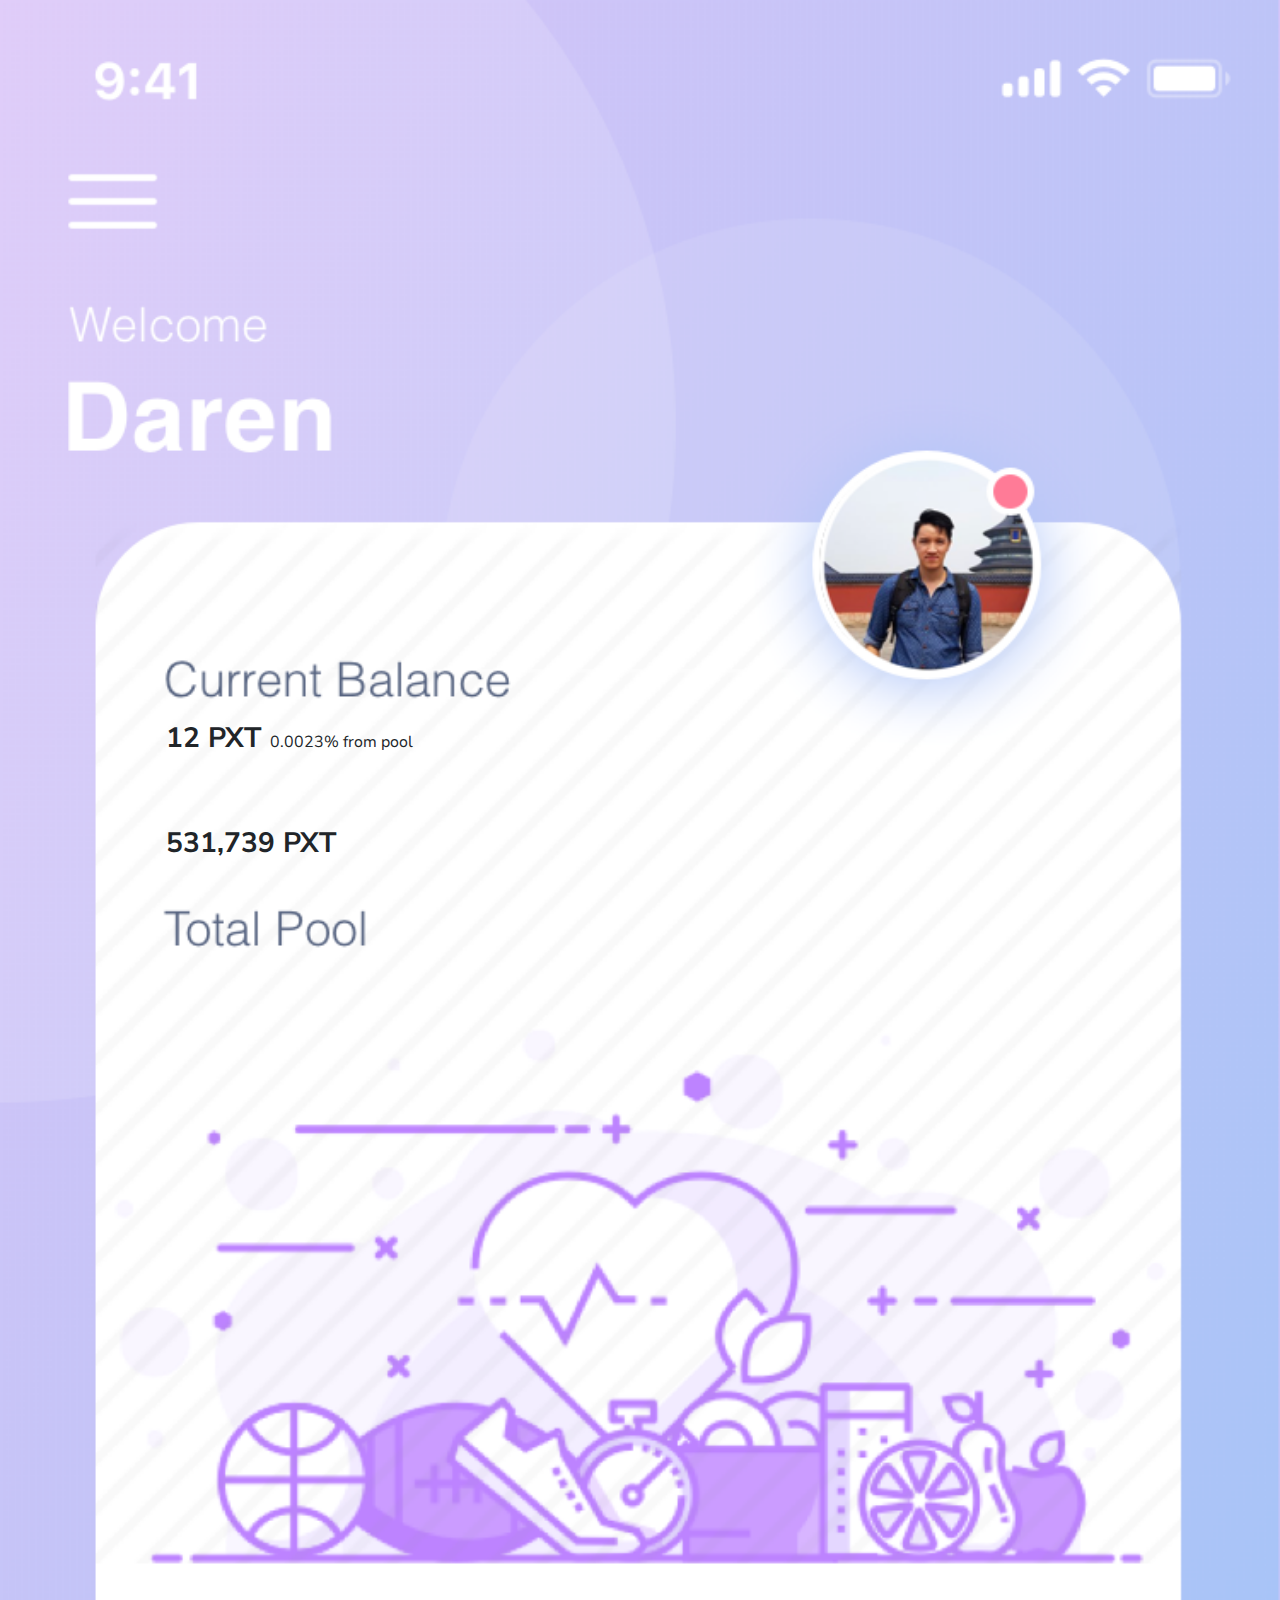
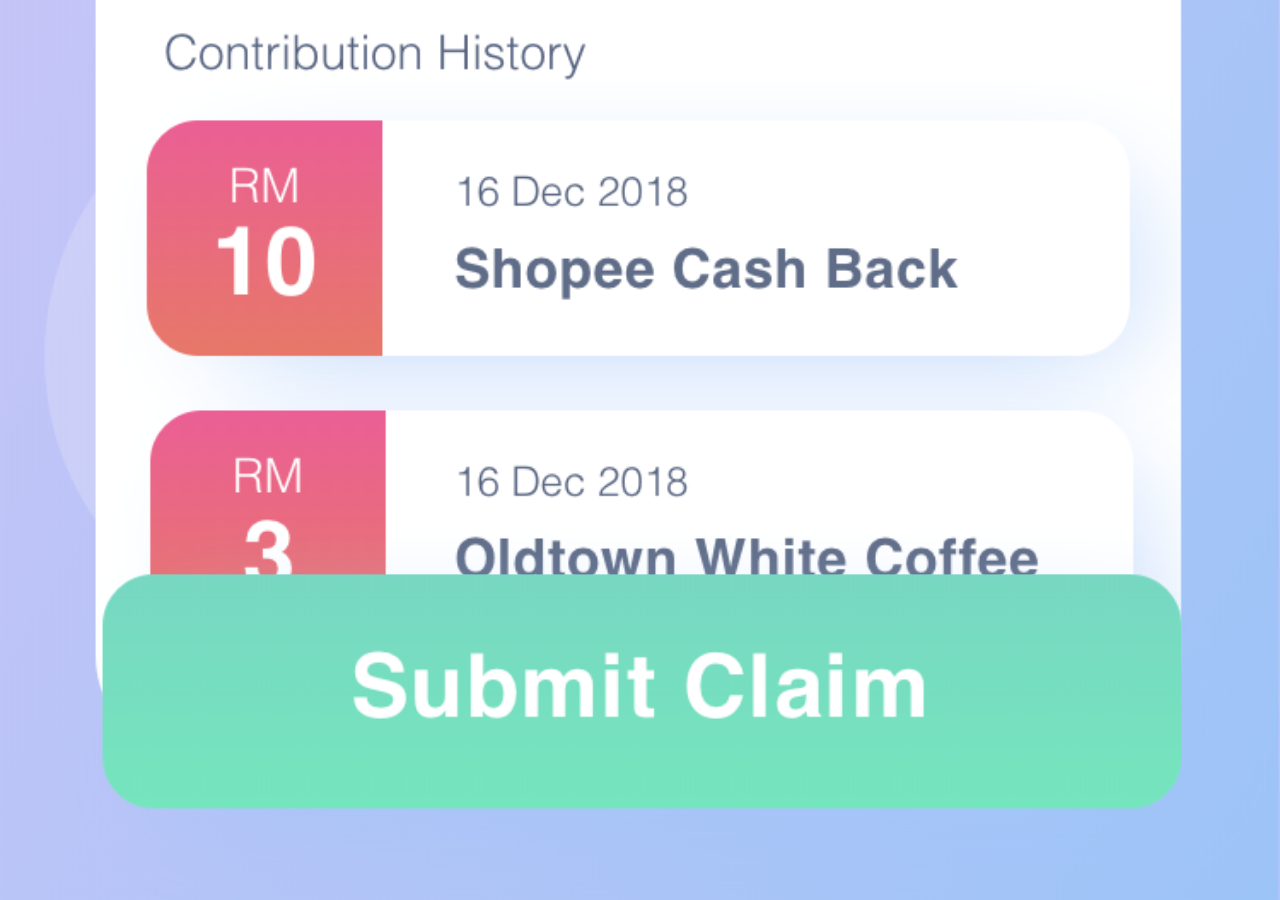
<file: mobile.html>
<!doctype html>
<html class="no-js" lang="">

<head>
  <meta charset="utf-8">
  <meta http-equiv="x-ua-compatible" content="ie=edge">
  <title></title>
  <meta name="description" content="">
  <meta name="viewport" content="width=device-width, initial-scale=1, shrink-to-fit=no">

  <link rel="manifest" href="site.webmanifest">
  <link rel="apple-touch-icon" href="icon.png">
  <!-- Place favicon.ico in the root directory -->
  <link rel="stylesheet" href="https://maxcdn.bootstrapcdn.com/bootstrap/4.0.0/css/bootstrap.min.css" integrity="sha384-Gn5384xqQ1aoWXA+058RXPxPg6fy4IWvTNh0E263XmFcJlSAwiGgFAW/dAiS6JXm" crossorigin="anonymous">
  <script src="https://maxcdn.bootstrapcdn.com/bootstrap/4.0.0/js/bootstrap.min.js" integrity="sha384-JZR6Spejh4U02d8jOt6vLEHfe/JQGiRRSQQxSfFWpi1MquVdAyjUar5+76PVCmYl" crossorigin="anonymous"></script>
  <link rel="stylesheet" href="css/normalize.css">
  <link rel="stylesheet" href="css/main.css">
  <link href="https://fonts.googleapis.com/css?family=Nunito+Sans:400,800" rel="stylesheet">
</head>
<body id="image_bg" style="background-image: url('./img/dashboard.png');">
<div id="balance">
    <label id="current_balance">12 PXT</label><label id="pool_pct">0.0023% from pool</label>
    <br><label id="total_pool">531,739 PXT</label>
    <a id="submit_btn_link">
        <img id="submit_btn" src="./img/submit.png"/>
    </a>
</div>
  <script src="js/vendor/modernizr-3.6.0.min.js"></script>
  <script src="https://code.jquery.com/jquery-3.3.1.min.js" integrity="sha256-FgpCb/KJQlLNfOu91ta32o/NMZxltwRo8QtmkMRdAu8=" crossorigin="anonymous"></script>
  <script>window.jQuery || document.write('<script src="js/vendor/jquery-3.3.1.min.js"><\/script>')</script>
  <script src="js/plugins.js"></script>
  <script src="js/main.js"></script>

  <!-- Google Analytics: change UA-XXXXX-Y to be your site's ID. -->
  <script>
    window.ga = function () { ga.q.push(arguments) }; ga.q = []; ga.l = +new Date;
    ga('create', 'UA-XXXXX-Y', 'auto'); ga('send', 'pageview')
  </script>
  <script src="https://www.google-analytics.com/analytics.js" async defer></script>
</body>

</html>
</file>
<file: css/main.css>
/*! HTML5 Boilerplate v6.1.0 | MIT License | https://html5boilerplate.com/ */

/*
 * What follows is the result of much research on cross-browser styling.
 * Credit left inline and big thanks to Nicolas Gallagher, Jonathan Neal,
 * Kroc Camen, and the H5BP dev community and team.
 */

/* ==========================================================================
   Base styles: opinionated defaults
   ========================================================================== */

html {
    color: #222;
    font-size: 1em;
    line-height: 1.4;
}

body{
    font-family: 'Nunito Sans', sans-serif;
}

/*
 * Remove text-shadow in selection highlight:
 * https://twitter.com/miketaylr/status/12228805301
 *
 * Vendor-prefixed and regular ::selection selectors cannot be combined:
 * https://stackoverflow.com/a/16982510/7133471
 *
 * Customize the background color to match your design.
 */

::-moz-selection {
    background: #b3d4fc;
    text-shadow: none;
}

::selection {
    background: #b3d4fc;
    text-shadow: none;
}

/*
 * A better looking default horizontal rule
 */

hr {
    display: block;
    height: 1px;
    border: 0;
    border-top: 1px solid #ccc;
    margin: 1em 0;
    padding: 0;
}

/*
 * Remove the gap between audio, canvas, iframes,
 * images, videos and the bottom of their containers:
 * https://github.com/h5bp/html5-boilerplate/issues/440
 */

audio,
canvas,
iframe,
img,
svg,
video {
    vertical-align: middle;
}

/*
 * Remove default fieldset styles.
 */

fieldset {
    border: 0;
    margin: 0;
    padding: 0;
}

/*
 * Allow only vertical resizing of textareas.
 */

textarea {
    resize: vertical;
}

/* ==========================================================================
   Browser Upgrade Prompt
   ========================================================================== */

.browserupgrade {
    margin: 0.2em 0;
    background: #ccc;
    color: #000;
    padding: 0.2em 0;
}

/* ==========================================================================
   Author's custom styles
   ========================================================================== */
#balance{
    margin-top: 56%;
    margin-left: 13%;
}

#current_balance{
    font-weight: bold;
    font-size: 1.75em;
    margin-right: 0.3em;
}

#pool_pct{
    
}

#total_pool{
    margin-top: 5%;
    font-weight: bold;
    font-size: 1.75em;
}

#submit_btn{
    margin-top: 112%;
    width: 110%;
    margin-left: -10%;
}

#done_btn_link{
    width: 90%;
}

#done_btn{
    margin-top:690px;
    width: 95%;
    margin-left: 4%;
}















/* ==========================================================================
   Helper classes
   ========================================================================== */

/*
 * Hide visually and from screen readers
 */

.hidden {
    display: none !important;
}

/*
 * Hide only visually, but have it available for screen readers:
 * https://snook.ca/archives/html_and_css/hiding-content-for-accessibility
 *
 * 1. For long content, line feeds are not interpreted as spaces and small width
 *    causes content to wrap 1 word per line:
 *    https://medium.com/@jessebeach/beware-smushed-off-screen-accessible-text-5952a4c2cbfe
 */

.visuallyhidden {
    border: 0;
    clip: rect(0 0 0 0);
    height: 1px;
    margin: -1px;
    overflow: hidden;
    padding: 0;
    position: absolute;
    width: 1px;
    white-space: nowrap; /* 1 */
}

/*
 * Extends the .visuallyhidden class to allow the element
 * to be focusable when navigated to via the keyboard:
 * https://www.drupal.org/node/897638
 */

.visuallyhidden.focusable:active,
.visuallyhidden.focusable:focus {
    clip: auto;
    height: auto;
    margin: 0;
    overflow: visible;
    position: static;
    width: auto;
    white-space: inherit;
}

/*
 * Hide visually and from screen readers, but maintain layout
 */

.invisible {
    visibility: hidden;
}

/*
 * Clearfix: contain floats
 *
 * For modern browsers
 * 1. The space content is one way to avoid an Opera bug when the
 *    `contenteditable` attribute is included anywhere else in the document.
 *    Otherwise it causes space to appear at the top and bottom of elements
 *    that receive the `clearfix` class.
 * 2. The use of `table` rather than `block` is only necessary if using
 *    `:before` to contain the top-margins of child elements.
 */

.clearfix:before,
.clearfix:after {
    content: " "; /* 1 */
    display: table; /* 2 */
}

.clearfix:after {
    clear: both;
}

#container {

}

#copyright2{
    position: absolute;
    top: 0;
    left:0;
}

#copyright {
    position: fixed; 
    bottom: 0;
    left: 0;
    right: 0;
    text-align: center;
}

#image_bg{
    background-size:     cover;                      /* <------ */
}

/* ==========================================================================
   EXAMPLE Media Queries for Responsive Design.
   These examples override the primary ('mobile first') styles.
   Modify as content requires.
   ========================================================================== */

@media only screen and (min-width: 35em) {
    /* Style adjustments for viewports that meet the condition */
}

@media print,
       (-webkit-min-device-pixel-ratio: 1.25),
       (min-resolution: 1.25dppx),
       (min-resolution: 120dpi) {
    /* Style adjustments for high resolution devices */
}

/* ==========================================================================
   Print styles.
   Inlined to avoid the additional HTTP request:
   https://www.phpied.com/delay-loading-your-print-css/
   ========================================================================== */

@media print {
    *,
    *:before,
    *:after {
        background: transparent !important;
        color: #000 !important; /* Black prints faster */
        -webkit-box-shadow: none !important;
        box-shadow: none !important;
        text-shadow: none !important;
    }

    a,
    a:visited {
        text-decoration: underline;
    }

    a[href]:after {
        content: " (" attr(href) ")";
    }

    abbr[title]:after {
        content: " (" attr(title) ")";
    }

    /*
     * Don't show links that are fragment identifiers,
     * or use the `javascript:` pseudo protocol
     */

    a[href^="#"]:after,
    a[href^="javascript:"]:after {
        content: "";
    }

    pre {
        white-space: pre-wrap !important;
    }
    pre,
    blockquote {
        border: 1px solid #999;
        page-break-inside: avoid;
    }

    /*
     * Printing Tables:
     * http://css-discuss.incutio.com/wiki/Printing_Tables
     */

    thead {
        display: table-header-group;
    }

    tr,
    img {
        page-break-inside: avoid;
    }

    p,
    h2,
    h3 {
        orphans: 3;
        widows: 3;
    }

    h2,
    h3 {
        page-break-after: avoid;
    }
}
</file>
